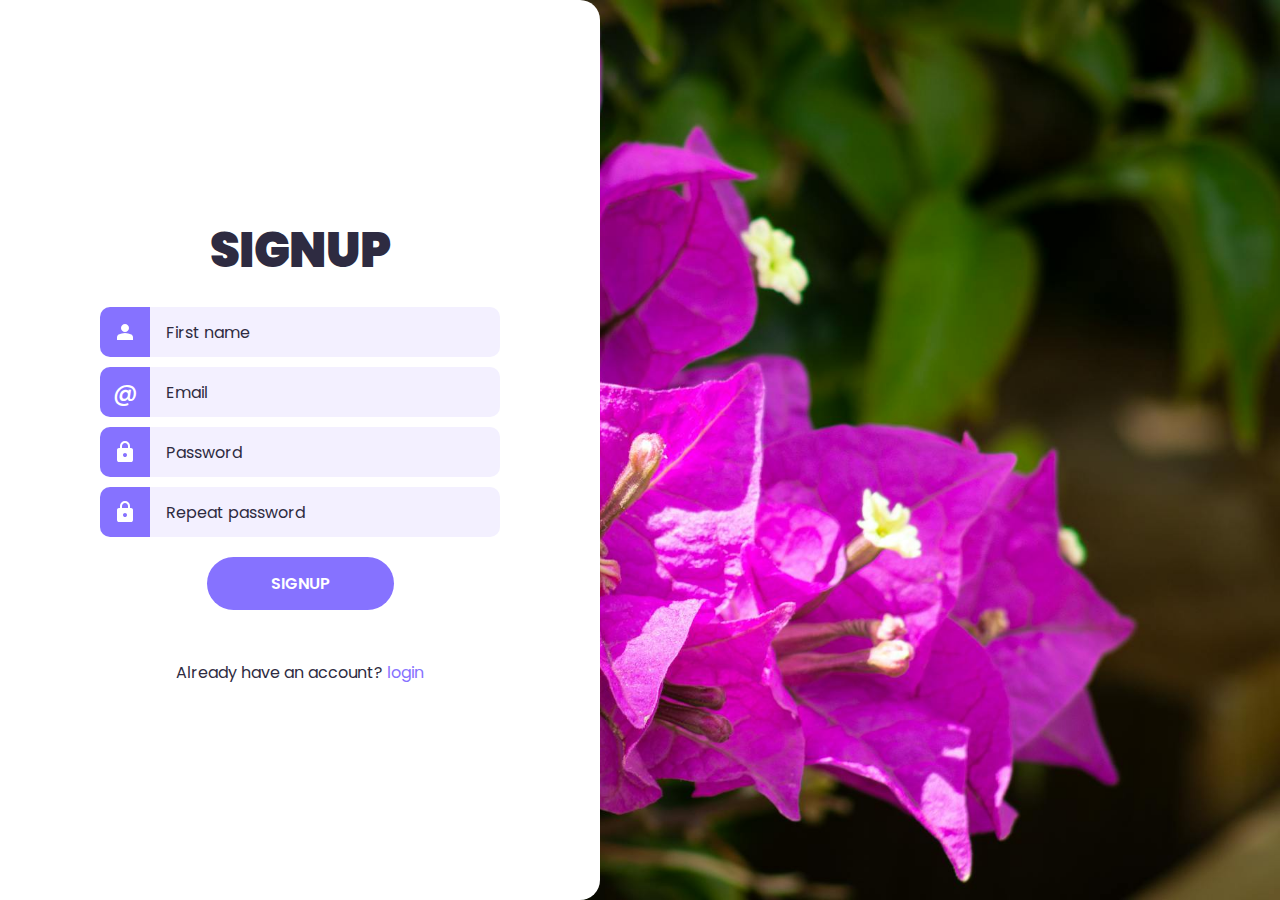
<file: index.html>
<!DOCTYPE html>
<html lang="en">

<head>
    <meta charset="UTF-8">
    <meta name="viewport" content="width=device-width, initial-scale=1.0">
    <title>Sign up</title>
    <link rel="stylesheet"
        href="https://fonts.googleapis.com/css2?family=Material+Symbols+Outlined:opsz,wght,FILL,GRAD@24,400,1,0&icon_names=lock" />
        <link rel="stylesheet" href="style.css">
</head>

<body>
    <div class="wrapper">
        <h1>Signup</h1>
        <p id="errors_message"></p>
        <form id="form" >
            <div>
                <label for="firstname-input">
                    <svg xmlns="http://www.w3.org/2000/svg" height="24px" viewBox="0 -960 960 960" width="24px"
                        >
                        <path
                            d="M480-480q-66 0-113-47t-47-113q0-66 47-113t113-47q66 0 113 47t47 113q0 66-47 113t-113 47ZM160-160v-112q0-34 17.5-62.5T224-378q62-31 126-46.5T480-440q66 0 130 15.5T736-378q29 15 46.5 43.5T800-272v112H160Z" />
                    </svg>
                </label>
                <input type="text" name="firstname" id="firstname-input" placeholder="First name">
            </div>
            <div>
                <label for="email-input">
                    <span>@</span>
                </label>
                <input type="email" name="email" id="email-input" placeholder="Email">
            </div>
            <div>
                <label for="password-input">
                    <svg xmlns="http://www.w3.org/2000/svg" height="24px" viewBox="0 -960 960 960" width="24px">
                        <path
                            d="M240-80q-33 0-56.5-23.5T160-160v-400q0-33 23.5-56.5T240-640h40v-80q0-83 58.5-141.5T480-920q83 0 141.5 58.5T680-720v80h40q33 0 56.5 23.5T800-560v400q0 33-23.5 56.5T720-80H240Zm240-200q33 0 56.5-23.5T560-360q0-33-23.5-56.5T480-440q-33 0-56.5 23.5T400-360q0 33 23.5 56.5T480-280ZM360-640h240v-80q0-50-35-85t-85-35q-50 0-85 35t-35 85v80Z" />
                    </svg>
                </label>
                <input type="password" name="password" id="password-input" placeholder="Password">
            </div>
            <div>
                <label for="repeat-password-input">
                    <svg xmlns="http://www.w3.org/2000/svg" height="24px" viewBox="0 -960 960 960" width="24px">
                        <path
                            d="M240-80q-33 0-56.5-23.5T160-160v-400q0-33 23.5-56.5T240-640h40v-80q0-83 58.5-141.5T480-920q83 0 141.5 58.5T680-720v80h40q33 0 56.5 23.5T800-560v400q0 33-23.5 56.5T720-80H240Zm240-200q33 0 56.5-23.5T560-360q0-33-23.5-56.5T480-440q-33 0-56.5 23.5T400-360q0 33 23.5 56.5T480-280ZM360-640h240v-80q0-50-35-85t-85-35q-50 0-85 35t-35 85v80Z" />
                    </svg>
                </label>
                <input type="password" name="repeat-password" id="repeat-password-input" placeholder="Repeat password">
            </div>
            <button  type="submit">Signup</button>
        </form>

        <p>Already have an account? <a href="login.html">login</a></p>
    </div>
    <script src="scripts/script.js" ></script>
</body>

</html>
</file>
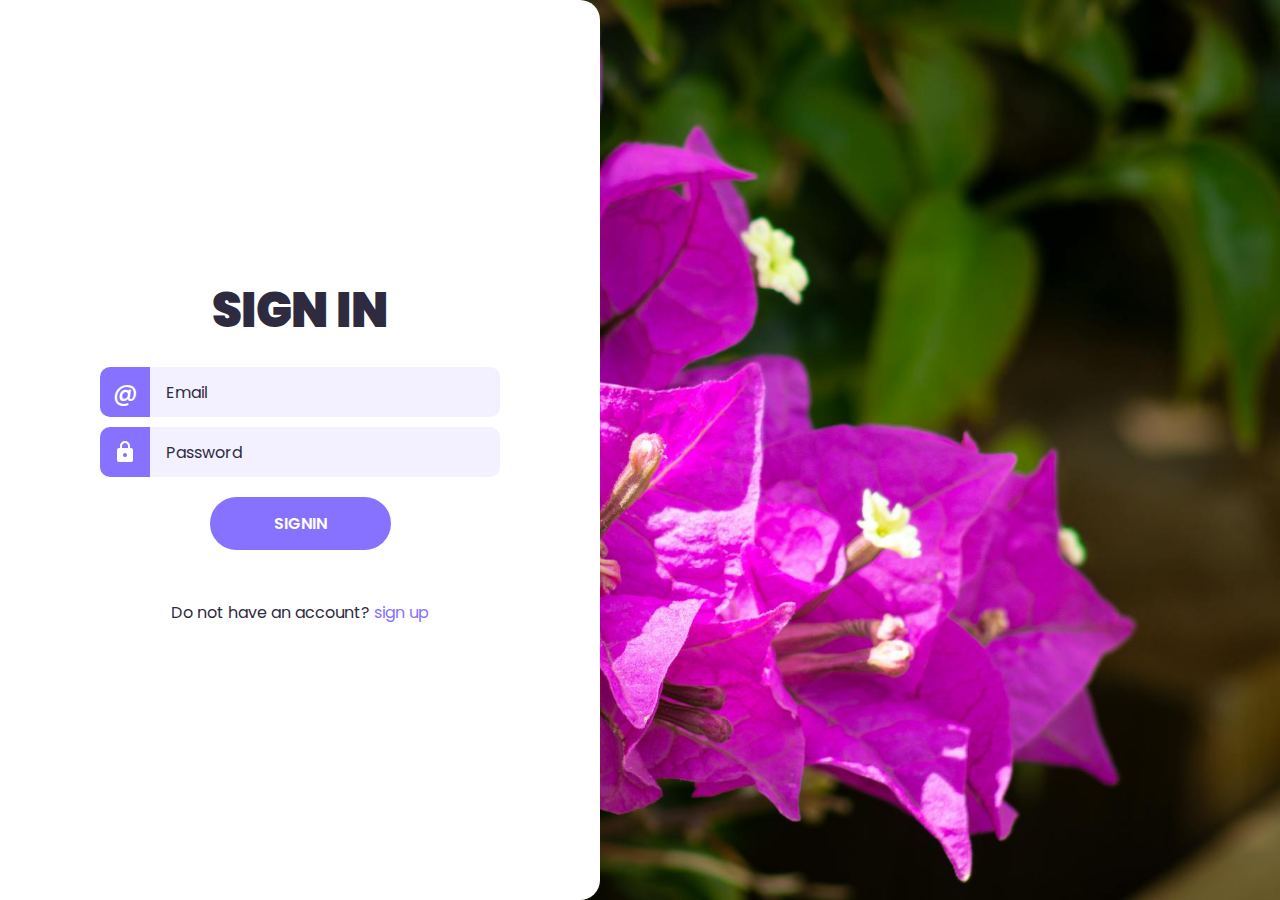
<file: login.html>
<!DOCTYPE html>
<html lang="en">

<head>
    <meta charset="UTF-8">
    <meta name="viewport" content="width=device-width, initial-scale=1.0">
    <title>Sign in</title>
    <link rel="stylesheet"
        href="https://fonts.googleapis.com/css2?family=Material+Symbols+Outlined:opsz,wght,FILL,GRAD@24,400,1,0&icon_names=lock" />
        <link rel="stylesheet" href="style.css">
</head>

<body>
    <div class="wrapper">
        <h1>Sign in</h1>
        <p id="errors_message"></p>
        <form id="form" >
            <div>
                <label for="email-input">
                    <span>@</span>
                </label>
                <input type="email" name="email" id="email-input" placeholder="Email">
            </div>
            <div>
                <label for="password-input">
                    <svg xmlns="http://www.w3.org/2000/svg" height="24px" viewBox="0 -960 960 960" width="24px">
                        <path
                            d="M240-80q-33 0-56.5-23.5T160-160v-400q0-33 23.5-56.5T240-640h40v-80q0-83 58.5-141.5T480-920q83 0 141.5 58.5T680-720v80h40q33 0 56.5 23.5T800-560v400q0 33-23.5 56.5T720-80H240Zm240-200q33 0 56.5-23.5T560-360q0-33-23.5-56.5T480-440q-33 0-56.5 23.5T400-360q0 33 23.5 56.5T480-280ZM360-640h240v-80q0-50-35-85t-85-35q-50 0-85 35t-35 85v80Z" />
                    </svg>
                </label>
                <input type="password" name="password" id="password-input" placeholder="Password">
            </div>
           
            <button  type="submit">Signin</button>
        </form>

        <p id="redirecting">Do not have an account? <a href="index.html">sign up</a></p>
   
    <script src="scripts/login.js" ></script>
</body>

</html>
</file>
<file: style.css>
@import url('https://fonts.googleapis.com/css2?family=Bungee+Tint&family=Inria+Sans:ital,wght@0,300;0,400;0,700;1,300;1,400;1,700&family=Inter:ital,opsz,wght@0,14..32,100..900;1,14..32,100..900&family=League+Gothic&family=Montserrat:ital,wght@0,100..900;1,100..900&family=Outfit:wght@100..900&family=Poppins:ital,wght@0,100;0,200;0,300;0,400;0,500;0,600;0,700;0,800;0,900;1,100;1,200;1,300;1,400;1,500;1,600;1,700;1,800;1,900&family=Roboto+Mono:ital,wght@0,100..700;1,100..700&family=Roboto:ital,wght@0,100..900;1,100..900&family=Rosario:ital,wght@0,300..700;1,300..700&family=Special+Gothic+Condensed+One&display=swap');

:root{
     --accent-color: #8672FF;
     --base-color: #FFFFFF;
     --text-color: #2E2B41;
     --input-color: #F3F0FF;
}

*{
    margin:0;
    padding:0;
    box-sizing: border-box;
}

html{
    font-family: "Poppins", sans-serif;
    font-size: 12pt;
    color: var(--text-color);
    text-align: center;
}

body{
    min-height:100vh;
    background-image: url(images/background.jpg);
    background-size: cover;
    background-position: right;
    overflow:hidden;
}

.wrapper{
    background-color: var(--base-color);
    height: 100vh;
    width: max(40%, 600px);
    padding: 10px;
    border-radius: 0 20px 20px 0;
    display:flex;
    flex-direction: column;
    align-items: center;
    justify-content: center;
}

h1{
    font-size: 3rem;
    font-weight: 900;
    text-transform: uppercase;
}

form{
    width:min(400px, 100%);
    margin-top: 20px;
    margin-bottom:50px;
    display:flex;
    flex-direction: column;
    align-items: center;
    gap: 10px;
}

form > div{
    width: 100%;
    display: flex;
    justify-content: center;
}

form label{
    flex-shrink: 0;
    height: 50px;
    width: 50px;
    background-color: var(--accent-color);
     color: var(--base-color);
     fill: var(--base-color);
    border-radius: 10px 0 0 10px;
    display:flex;
    align-items: center;
    justify-content: center;
    font-size: 1.5rem;
    font-weight: 500;
}

form input{
    flex-grow: 1;
    min-width: 0;
    height: 50px;
    padding: 1rem;
    font: inherit;
    border-radius: 0 10px 10px 0;
    border: 2px solid var(--input-color);
    background-color:var(--input-color);
    transition:  150ms ease;
    border-left: none;
}

form input:hover{
    border-color:var(--accent-color);
}

form input:focus{
        outline: none;
    border-color:var(--text-color);
}

div:has(input:focus) > label{
    background-color: var(--text-color);
}

form input::placeholder{
    color: var(--text-color);
}

form button{
    margin-top: 10px;
    border: none;
    border-radius: 1000px;
    padding: .85em 4em;
    background-color: var(--accent-color);
    font:inherit;
    color: var(--base-color);
    font-weight: 600;
    text-transform: uppercase;
    cursor: pointer;
    transition: 150ms ease;
}

form button:hover{
    background-color: var(--text-color);
}

form button:focus{
    outline: none;
    background-color: var(--text-color);
}

a{
    text-decoration: none;
    color: var(--accent-color);
}

a:hover{
    text-decoration: underline;
}

@media(max-width: 1100px){
    .wrapper{
        width: min(600px, 100%);
        border-radius: none;
    }
}

form div label.incorrect{
    background-color: #f06272;
 }

form div.incorrect input{
    border-color: #f06272 !important;
}

#errors_message{
    color: #f06272;
}
</file>
